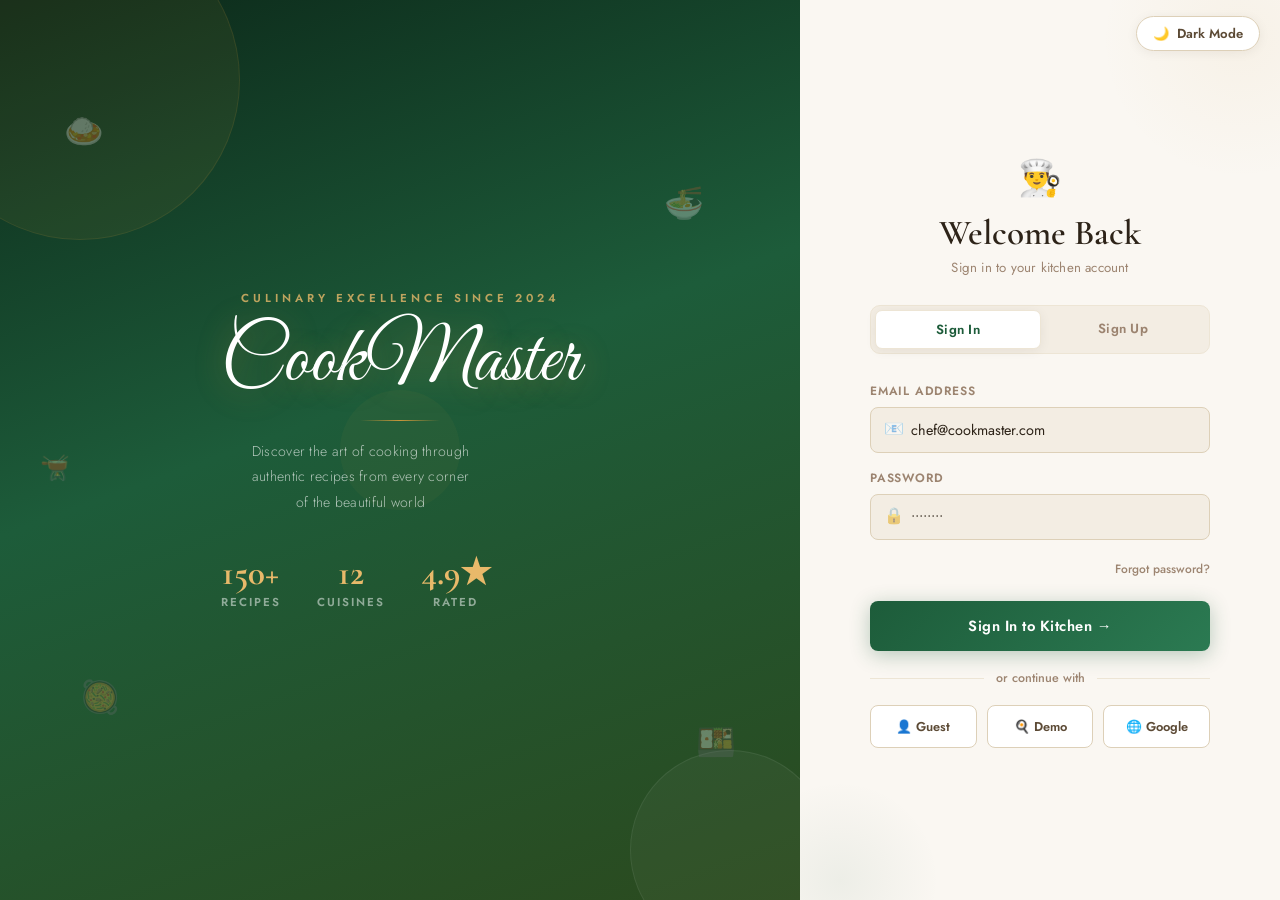
<file: index.html>
<!DOCTYPE html>
<html lang="en" data-theme="light">
<head>
<meta charset="UTF-8">
<meta name="viewport" content="width=device-width, initial-scale=1.0">
<title>CookMaster Pro — Culinary Excellence</title>
<link href="https://fonts.googleapis.com/css2?family=Cormorant+Garamond:ital,wght@0,400;0,600;0,700;1,400;1,600&family=Jost:wght@300;400;500;600;700&family=Great+Vibes&display=swap" rel="stylesheet">
<link rel="stylesheet" href="style.css">
</head>
<body>

<!-- ── DARK MODE TOGGLE ── -->
<button id="darkToggle" onclick="toggleDark()">
  <span id="dkIcon">🌙</span><span id="dkLabel">Dark Mode</span>
</button>

<!-- ── TOAST NOTIFICATION ── -->
<div id="toast"></div>

<!-- ── SEARCH OVERLAY ── -->
<div class="search-ov" id="searchOv" onclick="closeSearchClick(event)">
  <div class="search-box">
    <div class="search-hdr">
      <span id="searchCount">Results</span>
      <button onclick="closeSearch()" style="font-size:1.1rem;color:var(--ink-lt);">✕</button>
    </div>
    <div id="searchList"></div>
  </div>
</div>

<!-- ══════════════════════════════════════════
     LOGIN SCREEN
══════════════════════════════════════════ -->
<div id="loginScreen" class="screen active">

  <!-- Left decorative panel -->
  <div class="login-left">
    <div class="login-deco login-deco-1"></div>
    <div class="login-deco login-deco-2"></div>
    <div class="login-deco login-deco-3"></div>
    <span class="login-food-float" style="position:absolute;top:12%;left:8%;animation-delay:0s;">🍛</span>
    <span class="login-food-float" style="position:absolute;top:20%;right:12%;animation-delay:1.5s;">🍜</span>
    <span class="login-food-float" style="position:absolute;bottom:20%;left:10%;animation-delay:3s;">🥘</span>
    <span class="login-food-float" style="position:absolute;bottom:15%;right:8%;animation-delay:0.8s;">🍱</span>
    <span class="login-food-float" style="position:absolute;top:50%;left:5%;animation-delay:2s;font-size:1.5rem;">🫕</span>
    <div style="position:relative;z-index:2;text-align:center;">
      <div class="login-brand-tag">Culinary Excellence Since 2024</div>
      <div class="login-brand-logo">CookMaster</div>
      <div class="login-brand-divider"></div>
      <div class="login-brand-sub">Discover the art of cooking through<br>authentic recipes from every corner<br>of the beautiful world</div>
      <div class="login-brand-stats">
        <div class="login-stat"><div class="login-stat-n">150+</div><div class="login-stat-l">Recipes</div></div>
        <div class="login-stat"><div class="login-stat-n">12</div><div class="login-stat-l">Cuisines</div></div>
        <div class="login-stat"><div class="login-stat-n">4.9★</div><div class="login-stat-l">Rated</div></div>
      </div>
    </div>
  </div>

  <!-- Right login form panel -->
  <div class="login-right">
    <div style="width:100%;max-width:340px;position:relative;z-index:2;">
      <div style="text-align:center;margin-bottom:28px;">
        <div style="font-size:2.2rem;margin-bottom:8px;">👨‍🍳</div>
        <div class="login-form-title" id="loginFormTitle">Welcome Back</div>
        <div class="login-form-sub" id="loginFormSub">Sign in to your kitchen account</div>
      </div>

      <!-- Sign In / Sign Up Tabs -->
      <div class="login-tabs-row">
        <div class="login-tab-btn act" id="siBtn" onclick="switchLTab('si')">Sign In</div>
        <div class="login-tab-btn" id="suBtn" onclick="switchLTab('su')">Sign Up</div>
      </div>

      <!-- Sign In Form -->
      <div id="siForm">
        <div class="login-field">
          <label>Email Address</label>
          <div class="login-field-ico">📧</div>
          <input type="email" id="liEmail" placeholder="chef@cookmaster.com" value="chef@cookmaster.com">
        </div>
        <div class="login-field">
          <label>Password</label>
          <div class="login-field-ico">🔒</div>
          <input type="password" id="liPass" placeholder="Enter password" value="cook1234">
        </div>
        <div style="text-align:right;margin-bottom:14px;">
          <button style="font-size:.75rem;color:var(--ink-lt);font-weight:500;">Forgot password?</button>
        </div>
        <div class="login-err" id="liErr">⚠ Invalid credentials. Use demo: chef@cookmaster.com / cook1234</div>
        <button class="login-submit" onclick="doLogin()">Sign In to Kitchen →</button>
        <div class="login-or"><span>or continue with</span></div>
        <div class="login-socials">
          <button class="login-social-btn" onclick="guestLogin()">👤 Guest</button>
          <button class="login-social-btn" onclick="doLogin()">🍳 Demo</button>
          <button class="login-social-btn" onclick="doLogin()">🌐 Google</button>
        </div>
      </div>

      <!-- Sign Up Form -->
      <div id="suForm" style="display:none;">
        <div class="login-field">
          <label>Full Name</label>
          <div class="login-field-ico">👤</div>
          <input type="text" placeholder="Your full name">
        </div>
        <div class="login-field">
          <label>Email Address</label>
          <div class="login-field-ico">📧</div>
          <input type="email" placeholder="you@email.com">
        </div>
        <div class="login-field">
          <label>Password</label>
          <div class="login-field-ico">🔒</div>
          <input type="password" placeholder="Create a strong password">
        </div>
        <button class="login-submit" onclick="doLogin()">Create My Account →</button>
        <p style="text-align:center;font-size:.75rem;color:var(--ink-lt);margin-top:14px;font-weight:300;">By signing up you agree to our Terms of Service</p>
      </div>
    </div>
  </div>
</div>

<!-- ══════════════════════════════════════════
     MAIN APP SCREEN
══════════════════════════════════════════ -->
<div id="appScreen" class="screen">

  <!-- Fixed Header / Navigation -->
  <header class="hdr">
    <div class="hdr-logo">🍳 Cook<span>Master</span></div>
    <nav class="hdr-nav" id="mainNav">
      <button class="nav-t act" onclick="switchTab('home')">🏠 Home</button>
      <button class="nav-t" onclick="switchTab('cuisines')">🌍 Cuisines</button>
      <button class="nav-t" onclick="switchTab('vegnonveg')">🥗 Veg / Non-Veg</button>
      <button class="nav-t" onclick="switchTab('quick')">⚡ Quick Cook</button>
      <button class="nav-t" onclick="switchTab('tips')">💡 Chef Tips</button>
      <button class="nav-t" onclick="switchTab('planner')">📅 Daily Planner</button>
      <button class="nav-t" onclick="switchTab('grocery')">🛒 Grocery</button>
      <button class="nav-t" onclick="switchTab('reviews')">⭐ Reviews</button>
    </nav>
    <div class="hdr-right">
      <div class="hdr-search">
        <span style="font-size:.9rem;color:var(--ink-lt);">🔍</span>
        <input type="text" placeholder="Search recipes…" id="srchInput" oninput="liveSearch(this.value)">
      </div>
      <div class="hdr-avatar" id="uAvatar">C</div>
    </div>
  </header>

  <!-- ═══ HOME TAB ═══ -->
  <div class="tab-c act" id="tab-home">
    <div class="hero">
      <div class="hero-pattern"></div>
      <div class="hero-content">
        <div class="hero-eyebrow">Your Culinary Journey Awaits</div>
        <h1 class="hero-h1">Cook with <em>Passion</em>,<br>Eat with <em>Joy</em></h1>
        <p class="hero-p">Discover over 150 authentic recipes from 12 world cuisines. Step-by-step guidance, smart ingredient substitutes, and a daily meal planner — all in one beautiful kitchen companion.</p>
        <div class="hero-btns">
          <button class="btn-gold" onclick="switchTab('cuisines')">🌍 Explore Cuisines</button>
          <button class="btn-outline-white" onclick="switchTab('quick')">⚡ Quick Recipes</button>
          <button class="btn-outline-white" onclick="switchTab('planner')">📅 Plan My Meals</button>
        </div>
      </div>
      <div class="hero-stats-row">
        <div class="hero-stat-item"><span class="n">150+</span><span class="l">Recipes</span></div>
        <div class="hero-stat-item"><span class="n">12</span><span class="l">Cuisines</span></div>
        <div class="hero-stat-item"><span class="n">50+</span><span class="l">Chef Tips</span></div>
        <div class="hero-stat-item"><span class="n">4.9★</span><span class="l">Rating</span></div>
      </div>
      <div class="hero-float">
        <span>🍛</span><span>🍜</span><span>🥘</span>
      </div>
    </div>

    <div class="sec">
      <div class="sec-header">
        <div class="sec-eyebrow">Browse by origin</div>
        <div class="sec-title">World Cuisines</div>
        <div class="sec-sub">Authentic flavours from every corner of the globe</div>
      </div>
      <!-- Dynamically rendered by app.js -->
      <div class="cat-grid" id="catGrid"></div>
    </div>

    <div class="sec sec-alt">
      <div class="sec-header">
        <div class="sec-eyebrow">Most loved this week</div>
        <div class="sec-title">Trending Recipes</div>
      </div>
      <!-- Dynamically rendered by app.js -->
      <div class="dish-grid" id="trendGrid"></div>
    </div>

    <div class="sec">
      <div class="sec-header">
        <div class="sec-eyebrow">Ready in under 20 minutes</div>
        <div class="sec-title">Quick &amp; Delicious</div>
      </div>
      <!-- Dynamically rendered by app.js -->
      <div class="dish-grid" id="quickHomeGrid"></div>
    </div>

    <!-- Feature Highlights -->
    <div class="sec sec-alt">
      <div style="display:grid;grid-template-columns:repeat(auto-fill,minmax(240px,1fr));gap:20px;">
        <div class="feature-card">
          <div class="feature-icon" style="background:var(--emerald-lt);">🥗</div>
          <div class="feature-name">Veg &amp; Non-Veg</div>
          <div class="feature-desc">Clearly separated vegetarian, vegan, and non-vegetarian sections for every cuisine</div>
        </div>
        <div class="feature-card">
          <div class="feature-icon" style="background:var(--gold-pale);">🔬</div>
          <div class="feature-name">Substitute Checker</div>
          <div class="feature-desc">Not sure about an ingredient swap? Our checker tells you instantly</div>
        </div>
        <div class="feature-card">
          <div class="feature-icon" style="background:var(--crimson-lt);">📅</div>
          <div class="feature-name">Daily Food Planner</div>
          <div class="feature-desc">Plan breakfast, lunch, snacks and dinner for the whole week with nutrition tracking</div>
        </div>
        <div class="feature-card">
          <div class="feature-icon" style="background:var(--emerald-lt);">🛒</div>
          <div class="feature-name">Smart Grocery List</div>
          <div class="feature-desc">Auto-generate your shopping list from your meal plan, never forget an ingredient</div>
        </div>
      </div>
    </div>
  </div>

  <!-- ═══ CUISINES TAB ═══ -->
  <div class="tab-c" id="tab-cuisines">
    <div class="sec">
      <div class="sec-header">
        <div class="sec-eyebrow">All cuisines</div>
        <div class="sec-title">World Cuisines</div>
        <div class="sec-sub">Explore every cuisine — use the filters below to browse by type</div>
      </div>
      <!-- Dynamically rendered by app.js -->
      <div class="filter-pills" id="cuisineFilter"></div>
      <div id="cuisineSections"></div>
    </div>
  </div>

  <!-- ═══ VEG / NON-VEG TAB ═══ -->
  <div class="tab-c" id="tab-vegnonveg">
    <div class="sec">
      <div class="sec-header">
        <div class="sec-eyebrow">Dietary preferences</div>
        <div class="sec-title">Veg &amp; Non-Veg Recipes</div>
        <div class="sec-sub">All recipes clearly classified by dietary type</div>
      </div>
      <div class="diet-toggle" id="dietToggle">
        <button class="diet-btn act-all" onclick="setDiet('all',this)">🍽 All</button>
        <button class="diet-btn" onclick="setDiet('veg',this)">🟢 Vegetarian</button>
        <button class="diet-btn" onclick="setDiet('vegan',this)">🌱 Vegan</button>
        <button class="diet-btn" onclick="setDiet('nonveg',this)">🔴 Non-Veg</button>
      </div>
      <!-- Dynamically rendered by app.js -->
      <div id="vnvSections"></div>
    </div>
  </div>

  <!-- ═══ QUICK COOK TAB ═══ -->
  <div class="tab-c" id="tab-quick">
    <div class="sec">
      <div class="sec-header">
        <div class="sec-eyebrow">Speed cooking</div>
        <div class="sec-title">Quick Cook</div>
        <div class="sec-sub">Sorted by cooking time — delicious meals in minutes</div>
      </div>
      <!-- Dynamically rendered by app.js -->
      <div class="time-cards" id="timeCards"></div>
      <div class="sec-header" style="margin-top:8px;">
        <div class="sec-title" id="quickTitle" style="font-size:1.3rem;">All Recipes</div>
      </div>
      <div class="dish-grid" id="quickDishGrid"></div>
    </div>
  </div>

  <!-- ═══ CHEF TIPS TAB ═══ -->
  <div class="tab-c" id="tab-tips">
    <div class="sec">
      <div class="sec-header">
        <div class="sec-eyebrow">Professional secrets</div>
        <div class="sec-title">Chef Tips &amp; Tricks</div>
        <div class="sec-sub">Elevate your cooking with these kitchen-tested techniques</div>
      </div>
      <!-- Dynamically rendered by app.js -->
      <div class="tips-grid" id="tipsGrid"></div>
    </div>
  </div>

  <!-- ═══ DAILY PLANNER TAB ═══ -->
  <div class="tab-c" id="tab-planner">
    <div class="sec">
      <div class="sec-header">
        <div class="sec-eyebrow">Your daily routine</div>
        <div class="sec-title">Daily Food Planner</div>
        <div class="sec-sub">Plan your complete day of meals with nutrition tracking</div>
      </div>

      <!-- Weekly strip — dynamically rendered -->
      <div class="weekly-strip" id="weeklyStrip"></div>

      <div class="planner-wrap">
        <!-- Sidebar -->
        <div>
          <div class="planner-sidebar">
            <div class="planner-sidebar-hdr">
              <h3 id="plannerSideTitle">Week Overview</h3>
              <p>Click a day to plan meals</p>
            </div>
            <div class="planner-date-nav">
              <button class="planner-date-btn" onclick="prevWeek()">◀</button>
              <span id="weekLabel">This Week</span>
              <button class="planner-date-btn" onclick="nextWeek()">▶</button>
            </div>
            <!-- Dynamically rendered by app.js -->
            <div class="planner-day-list" id="plannerDayList"></div>
          </div>

          <!-- Nutrition Bar -->
          <div style="margin-top:16px;">
            <div class="planner-nut-bar">
              <h4>📊 Today's Nutrition</h4>
              <div class="planner-nut-grid">
                <div class="pn-item"><span class="pn-val" id="pnCal">0</span><span class="pn-lbl">Calories</span><div class="pn-bar-track"><div class="pn-bar-fill" id="pnCalBar" style="width:0%"></div></div></div>
                <div class="pn-item"><span class="pn-val" id="pnPro">0g</span><span class="pn-lbl">Protein</span><div class="pn-bar-track"><div class="pn-bar-fill" id="pnProBar" style="width:0%;background:#3dd6ca"></div></div></div>
                <div class="pn-item"><span class="pn-val" id="pnCarb">0g</span><span class="pn-lbl">Carbs</span><div class="pn-bar-track"><div class="pn-bar-fill" id="pnCarbBar" style="width:0%;background:#f5a623"></div></div></div>
                <div class="pn-item"><span class="pn-val" id="pnFat">0g</span><span class="pn-lbl">Fat</span><div class="pn-bar-track"><div class="pn-bar-fill" id="pnFatBar" style="width:0%;background:#e8607a"></div></div></div>
              </div>
            </div>
          </div>

          <!-- Generate Grocery Button -->
          <div style="margin-top:14px;background:var(--white);border-radius:var(--r-md);border:1px solid var(--border-lt);padding:18px;box-shadow:var(--shadow-sm);">
            <h4 style="font-family:'Cormorant Garamond',serif;font-size:1rem;font-weight:600;color:var(--ink);margin-bottom:12px;">🛒 Generate Grocery List</h4>
            <p style="font-size:.78rem;color:var(--ink-lt);margin-bottom:12px;font-weight:300;">Based on all meals in your planner</p>
            <button onclick="generateGrocery()" style="width:100%;padding:10px;background:var(--emerald);color:#fff;border-radius:var(--r-sm);font-weight:600;font-size:.82rem;cursor:pointer;">Generate List →</button>
          </div>
        </div>

        <!-- Meal Slots — dynamically rendered by app.js -->
        <div class="planner-main" id="plannerMain"></div>
      </div>
    </div>
  </div>

  <!-- ═══ GROCERY TAB ═══ -->
  <div class="tab-c" id="tab-grocery">
    <div class="sec">
      <div class="sec-header">
        <div class="sec-eyebrow">Shopping made easy</div>
        <div class="sec-title">Grocery List</div>
      </div>
      <div class="grocery-layout">
        <!-- Add Items Panel -->
        <div class="grocery-panel">
          <div class="grocery-panel-hdr"><h3>➕ Add Items</h3></div>
          <div class="grocery-panel-body">
            <div class="grocery-field">
              <input class="grocery-in" id="grIn" placeholder="e.g. Fresh tomatoes, Basmati rice…" onkeydown="if(event.key==='Enter')addGrocery()">
              <button class="grocery-add" onclick="addGrocery()">Add</button>
            </div>
            <p style="font-size:.72rem;font-weight:600;letter-spacing:.8px;text-transform:uppercase;color:var(--ink-lt);margin-bottom:8px;">Quick Add</p>
            <div class="quick-adds">
              <button class="qa-btn" onclick="qAdd('🧅 Onions')">🧅 Onions</button>
              <button class="qa-btn" onclick="qAdd('🍅 Tomatoes')">🍅 Tomatoes</button>
              <button class="qa-btn" onclick="qAdd('🧄 Garlic')">🧄 Garlic</button>
              <button class="qa-btn" onclick="qAdd('🌿 Ginger')">🌿 Ginger</button>
              <button class="qa-btn" onclick="qAdd('🫚 Cooking Oil')">🫚 Oil</button>
              <button class="qa-btn" onclick="qAdd('🌶️ Green Chillies')">🌶️ Chillies</button>
              <button class="qa-btn" onclick="qAdd('🧂 Salt')">🧂 Salt</button>
              <button class="qa-btn" onclick="qAdd('🥛 Milk')">🥛 Milk</button>
              <button class="qa-btn" onclick="qAdd('🍚 Rice')">🍚 Rice</button>
              <button class="qa-btn" onclick="qAdd('🧀 Paneer')">🧀 Paneer</button>
            </div>
            <button onclick="clearGrocery()" style="margin-top:14px;font-size:.75rem;color:var(--ink-lt);font-weight:600;cursor:pointer;">🗑 Clear all items</button>
          </div>
        </div>

        <!-- Shopping List Panel -->
        <div class="grocery-panel">
          <div class="grocery-panel-hdr" style="display:flex;justify-content:space-between;align-items:center;">
            <h3>📋 Your Shopping List</h3>
            <span id="grCount" style="background:var(--emerald);color:#fff;padding:3px 10px;border-radius:50px;font-size:.72rem;font-weight:700;">0 items</span>
          </div>
          <div class="grocery-panel-body">
            <!-- Dynamically rendered by app.js -->
            <div id="grItems"></div>
          </div>
        </div>
      </div>
    </div>
  </div>

  <!-- ═══ REVIEWS TAB ═══ -->
  <div class="tab-c" id="tab-reviews">
    <div class="sec">
      <div class="sec-header">
        <div class="sec-eyebrow">Community voices</div>
        <div class="sec-title">Reviews &amp; Ratings</div>
      </div>
      <div class="review-layout">
        <!-- Review Form -->
        <div class="review-form-card">
          <div class="review-form-hdr">
            <h3>✍️ Write a Review</h3>
            <p>Share your cooking experience with the community</p>
          </div>
          <div class="review-form-body">
            <div class="r-field">
              <label>Your Name</label>
              <input class="r-input" id="rvName" placeholder="Chef's name">
            </div>
            <div class="r-field">
              <label>Select Dish</label>
              <!-- Dynamically populated by app.js -->
              <select class="r-select" id="rvDish"></select>
            </div>
            <div class="r-field">
              <div class="star-row">
                <label>Rating</label>
                <div class="star-pick" id="starPick">
                  <span onclick="setRvStar(1)">⭐</span>
                  <span onclick="setRvStar(2)">⭐</span>
                  <span onclick="setRvStar(3)">⭐</span>
                  <span onclick="setRvStar(4)">⭐</span>
                  <span onclick="setRvStar(5)">⭐</span>
                </div>
                <span id="rvStarLbl" style="font-size:.78rem;color:var(--ink-lt);font-weight:500;">Not rated</span>
              </div>
            </div>
            <div class="r-field">
              <label>Your Review</label>
              <textarea class="r-textarea" id="rvText" placeholder="Tell us about your experience, any tips or tweaks you made…"></textarea>
            </div>
            <button class="r-submit" onclick="submitReview()">Submit Review →</button>
          </div>
        </div>

        <!-- Review List — dynamically rendered by app.js -->
        <div class="review-list-panel" id="reviewList"></div>
      </div>
    </div>
  </div>

</div><!-- end #appScreen -->

<!-- ══════════════════════════════════════════
     DISH MODAL
══════════════════════════════════════════ -->
<div class="modal-ov" id="dishModal" onclick="closeMOv(event)">
  <div class="modal-box" id="dishModalBox"></div>
</div>

<!-- ── External JS (defer so DOM is ready) ── -->
<script src="script.js" defer></script>

</body>
</html>
</file>
<file: style.css>
/* ══════════════════════════════════════════
   style.css — CookMaster Pro
   All visual styles for the application
══════════════════════════════════════════ */

/* ── ROOT VARIABLES ── */
:root {
  --ivory:       #FAF7F2;
  --ivory2:      #F3EDE3;
  --ivory3:      #EAE0D0;
  --gold:        #C9963A;
  --gold-light:  #E8B96A;
  --gold-pale:   #F5E6C8;
  --emerald:     #1D5C3A;
  --emerald-mid: #2B7A52;
  --emerald-lt:  #E8F4EE;
  --crimson:     #A8262A;
  --crimson-lt:  #FAEAEA;
  --charcoal:    #1A1410;
  --ink:         #2D2318;
  --ink-mid:     #5C4A35;
  --ink-lt:      #9C8470;
  --white:       #FFFFFF;
  --border:      #DDD0B8;
  --border-lt:   #EDE5D5;

  --shadow-sm:   0 2px 12px rgba(26,20,16,0.06);
  --shadow-md:   0 6px 28px rgba(26,20,16,0.10);
  --shadow-lg:   0 16px 56px rgba(26,20,16,0.14);
  --shadow-gold: 0 8px 32px rgba(201,150,58,0.22);

  --r-sm:  8px;
  --r-md:  14px;
  --r-lg:  22px;
  --r-xl:  32px;
  --hh:    72px;

  --ease: 0.30s cubic-bezier(.4,0,.2,1);
}

/* ── DARK THEME OVERRIDES ── */
[data-theme="dark"] {
  --ivory:       #130F0A;
  --ivory2:      #1C1510;
  --ivory3:      #2E2218;
  --gold:        #D4A84B;
  --gold-light:  #E8C070;
  --gold-pale:   #2D2218;
  --emerald:     #3D9E6A;
  --emerald-mid: #50B880;
  --emerald-lt:  #0E2018;
  --crimson:     #D04040;
  --crimson-lt:  #200F0F;
  --charcoal:    #F0E8DC;
  --ink:         #E8DCCB;
  --ink-mid:     #B8A890;
  --ink-lt:      #7A6A58;
  --white:       #201810;
  --border:      #3A2E20;
  --border-lt:   #2E2418;
  --shadow-sm:   0 2px 12px rgba(0,0,0,0.3);
  --shadow-md:   0 6px 28px rgba(0,0,0,0.4);
  --shadow-lg:   0 16px 56px rgba(0,0,0,0.5);
}

/* ── RESET ── */
*, *::before, *::after { box-sizing: border-box; margin: 0; padding: 0; }
html { scroll-behavior: smooth; }
body {
  font-family: 'Jost', sans-serif;
  background: var(--ivory);
  color: var(--ink);
  min-height: 100vh;
  overflow-x: hidden;
  transition: background var(--ease), color var(--ease);
}
button { cursor: pointer; border: none; background: none; font-family: inherit; }
input, textarea, select { font-family: inherit; }
a { text-decoration: none; color: inherit; }
::-webkit-scrollbar { width: 6px; }
::-webkit-scrollbar-track { background: var(--ivory2); }
::-webkit-scrollbar-thumb { background: var(--gold); border-radius: 3px; }

/* ── SCREEN SYSTEM ── */
.screen { display: none; min-height: 100vh; }
.screen.active { display: block; }

/* ── TOAST ── */
#toast {
  position: fixed; bottom: 32px; left: 50%;
  transform: translateX(-50%) translateY(20px);
  z-index: 99999; background: var(--ink); color: var(--ivory);
  padding: 13px 28px; border-radius: 50px;
  font-weight: 600; font-size: .88rem; letter-spacing: .3px;
  box-shadow: var(--shadow-lg); opacity: 0; pointer-events: none;
  transition: all .35s cubic-bezier(.4,0,.2,1);
  white-space: nowrap; border: 1px solid var(--gold);
}
#toast.show { opacity: 1; transform: translateX(-50%) translateY(0); }

/* ── DARK TOGGLE ── */
#darkToggle {
  position: fixed; top: 16px; right: 20px; z-index: 10000;
  background: var(--white); border: 1.5px solid var(--border);
  border-radius: 50px; padding: 7px 16px;
  display: flex; align-items: center; gap: 8px;
  font-weight: 600; font-size: .82rem; color: var(--ink-mid);
  box-shadow: var(--shadow-sm); transition: all var(--ease);
}
#darkToggle:hover {
  border-color: var(--gold); color: var(--gold);
  transform: translateY(-1px); box-shadow: var(--shadow-gold);
}

/* ══════════════════════════════════════════
   LOGIN SCREEN
══════════════════════════════════════════ */
#loginScreen {
  min-height: 100vh; display: none; position: relative; overflow: hidden;
}
#loginScreen.active { display: flex; }

.login-left {
  flex: 1;
  background: linear-gradient(160deg, #0C2819 0%, #1D5C3A 45%, #2B4A1E 100%);
  display: flex; flex-direction: column; align-items: center; justify-content: center;
  padding: 60px 50px; position: relative; overflow: hidden; min-width: 0;
}
.login-right {
  width: 480px; flex-shrink: 0; background: var(--ivory);
  display: flex; flex-direction: column; align-items: center; justify-content: center;
  padding: 60px 50px; position: relative; overflow: hidden;
}

.login-deco { position: absolute; border-radius: 50%; pointer-events: none; }
.login-deco-1 { width: 320px; height: 320px; top: -80px; left: -80px; background: rgba(201,150,58,.08); border: 1px solid rgba(201,150,58,.12); }
.login-deco-2 { width: 200px; height: 200px; bottom: -50px; right: -30px; background: rgba(255,255,255,.04); border: 1px solid rgba(255,255,255,.07); }
.login-deco-3 { width: 120px; height: 120px; top: 50%; left: 50%; transform: translate(-50%,-50%); background: rgba(201,150,58,.05); }

.login-food-float { position: absolute; font-size: 2rem; opacity: .3; animation: lFloat 7s ease-in-out infinite; }
@keyframes lFloat { 0%,100% { transform: translateY(0) rotate(-5deg); } 50% { transform: translateY(-28px) rotate(5deg); } }

.login-brand-tag {
  font-family: 'Jost', sans-serif; font-size: .72rem; font-weight: 600;
  letter-spacing: 4px; text-transform: uppercase; color: var(--gold-light);
  margin-bottom: 16px; opacity: .8;
}
.login-brand-logo {
  font-family: 'Great Vibes', cursive; font-size: 5rem; color: #fff;
  text-shadow: 0 4px 30px rgba(201,150,58,.4); line-height: 1; margin-bottom: 12px;
}
.login-brand-divider {
  width: 80px; height: 1px;
  background: linear-gradient(90deg, transparent, var(--gold), transparent);
  margin: 18px auto;
}
.login-brand-sub {
  color: rgba(255,255,255,.65); font-size: .88rem; font-weight: 300;
  line-height: 1.8; text-align: center; max-width: 280px; letter-spacing: .3px;
}
.login-brand-stats { display: flex; gap: 36px; margin-top: 40px; }
.login-stat { text-align: center; }
.login-stat-n { font-family: 'Cormorant Garamond', serif; font-size: 2.2rem; font-weight: 700; color: var(--gold-light); line-height: 1; }
.login-stat-l { font-size: .72rem; font-weight: 600; letter-spacing: 2px; text-transform: uppercase; color: rgba(255,255,255,.5); margin-top: 4px; }

.login-right::before {
  content: ''; position: absolute; top: -100px; right: -100px;
  width: 280px; height: 280px; border-radius: 50%;
  background: radial-gradient(circle, rgba(201,150,58,.06), transparent 70%);
}
.login-right::after {
  content: ''; position: absolute; bottom: -80px; left: -60px;
  width: 200px; height: 200px; border-radius: 50%;
  background: radial-gradient(circle, rgba(29,92,58,.06), transparent 70%);
}

.login-form-title { font-family: 'Cormorant Garamond', serif; font-size: 2.2rem; font-weight: 600; color: var(--ink); margin-bottom: 4px; text-align: center; }
.login-form-sub { font-size: .83rem; color: var(--ink-lt); font-weight: 400; text-align: center; margin-bottom: 28px; letter-spacing: .2px; }

.login-tabs-row { display: flex; background: var(--ivory2); border-radius: 10px; padding: 4px; margin-bottom: 28px; border: 1.5px solid var(--border-lt); }
.login-tab-btn { flex: 1; padding: 9px; border-radius: 7px; font-weight: 600; font-size: .83rem; color: var(--ink-lt); transition: all var(--ease); text-align: center; letter-spacing: .3px; cursor: pointer; }
.login-tab-btn.act { background: var(--white); color: var(--emerald); box-shadow: var(--shadow-sm); border: 1px solid var(--border-lt); }

.login-field { margin-bottom: 16px; position: relative; }
.login-field label { display: block; font-size: .75rem; font-weight: 600; letter-spacing: .8px; text-transform: uppercase; color: var(--ink-lt); margin-bottom: 7px; }
.login-field-ico { position: absolute; left: 14px; bottom: 13px; font-size: 1rem; pointer-events: none; opacity: .5; }
.login-field input {
  width: 100%; padding: 12px 14px 12px 40px;
  border-radius: var(--r-sm); border: 1.5px solid var(--border);
  background: var(--ivory2); color: var(--ink); font-size: .9rem; font-weight: 400;
  outline: none; transition: all var(--ease);
}
.login-field input:focus { border-color: var(--gold); background: var(--white); box-shadow: 0 0 0 3px rgba(201,150,58,.10); }
.login-field input::placeholder { color: var(--ink-lt); font-weight: 300; }

.login-submit {
  width: 100%; padding: 14px;
  background: linear-gradient(135deg, var(--emerald), var(--emerald-mid));
  color: #fff; border-radius: var(--r-sm);
  font-weight: 600; font-size: .92rem; letter-spacing: .5px;
  box-shadow: 0 4px 20px rgba(29,92,58,.3);
  transition: all var(--ease); margin-top: 8px; position: relative; overflow: hidden;
}
.login-submit::after { content: ''; position: absolute; inset: 0; background: linear-gradient(135deg, rgba(255,255,255,.1), transparent); opacity: 0; transition: opacity var(--ease); }
.login-submit:hover { transform: translateY(-2px); box-shadow: 0 8px 28px rgba(29,92,58,.4); }
.login-submit:hover::after { opacity: 1; }

.login-or { display: flex; align-items: center; gap: 12px; margin: 18px 0; }
.login-or span { color: var(--ink-lt); font-size: .78rem; font-weight: 500; white-space: nowrap; }
.login-or::before, .login-or::after { content: ''; flex: 1; height: 1px; background: var(--border-lt); }

.login-socials { display: flex; gap: 10px; }
.login-social-btn {
  flex: 1; padding: 11px 8px; border-radius: var(--r-sm);
  border: 1.5px solid var(--border); background: var(--white);
  font-weight: 600; font-size: .8rem; color: var(--ink-mid);
  display: flex; align-items: center; justify-content: center; gap: 6px;
  transition: all var(--ease);
}
.login-social-btn:hover { border-color: var(--gold); color: var(--gold); background: var(--gold-pale); }

.login-err {
  background: var(--crimson-lt); border: 1.5px solid rgba(168,38,42,.2);
  color: var(--crimson); border-radius: var(--r-sm); padding: 10px 14px;
  font-size: .82rem; font-weight: 600; display: none; margin-top: 8px;
}
.login-err.show { display: block; }

/* ══════════════════════════════════════════
   MAIN APP / HEADER
══════════════════════════════════════════ */
#appScreen { padding-top: var(--hh); }

.hdr {
  position: fixed; top: 0; left: 0; right: 0; height: var(--hh);
  background: var(--white); border-bottom: 1px solid var(--border-lt);
  display: flex; align-items: center; padding: 0 28px; gap: 18px;
  z-index: 1000; box-shadow: var(--shadow-sm);
  transition: background var(--ease);
}
.hdr-logo { font-family: 'Great Vibes', cursive; font-size: 2rem; color: var(--emerald); white-space: nowrap; flex-shrink: 0; text-shadow: 0 2px 8px rgba(29,92,58,.15); }
.hdr-logo span { color: var(--gold); }
.hdr-nav { display: flex; gap: 2px; flex: 1; justify-content: center; flex-wrap: wrap; }
.nav-t {
  padding: 8px 14px; border-radius: var(--r-sm);
  font-weight: 500; font-size: .82rem; color: var(--ink-mid);
  transition: all var(--ease); white-space: nowrap; letter-spacing: .2px;
  display: flex; align-items: center; gap: 5px;
}
.nav-t:hover { background: var(--ivory2); color: var(--ink); }
.nav-t.act { background: var(--emerald); color: #fff; }
.hdr-right { display: flex; align-items: center; gap: 10px; flex-shrink: 0; }
.hdr-search {
  display: flex; align-items: center; gap: 8px;
  background: var(--ivory2); border: 1.5px solid var(--border-lt);
  border-radius: 50px; padding: 7px 16px; transition: all var(--ease);
}
.hdr-search:focus-within { border-color: var(--gold); background: var(--white); }
.hdr-search input { border: none; background: none; color: var(--ink); font-size: .83rem; width: 150px; outline: none; font-weight: 400; }
.hdr-search input::placeholder { color: var(--ink-lt); }
.hdr-avatar {
  width: 36px; height: 36px; border-radius: 50%;
  background: linear-gradient(135deg, var(--emerald), var(--gold));
  display: flex; align-items: center; justify-content: center;
  font-weight: 700; color: #fff; font-size: .85rem;
  border: 2px solid var(--gold-pale); flex-shrink: 0;
}

/* ── TAB SYSTEM ── */
.tab-c { display: none; }
.tab-c.act { display: block; }

/* ── VEG/NON-VEG BADGE ── */
.veg-badge {
  display: inline-flex; align-items: center; gap: 4px;
  padding: 3px 9px; border-radius: 4px; font-size: .72rem; font-weight: 700;
  letter-spacing: .5px; text-transform: uppercase; border: 1.5px solid;
}
.veg-badge.veg   { background: var(--emerald-lt); color: var(--emerald); border-color: var(--emerald); }
.veg-badge.nonveg { background: var(--crimson-lt); color: var(--crimson); border-color: var(--crimson); }
.veg-badge.vegan { background: #E8F5E8; color: #1A7A1A; border-color: #1A7A1A; }

/* ══════════════════════════════════════════
   HOME HERO
══════════════════════════════════════════ */
.hero {
  position: relative; overflow: hidden;
  background: linear-gradient(135deg, #0C2819 0%, #1D5C3A 50%, #2B4A1E 100%);
  padding: 80px 48px 100px;
}
.hero-pattern {
  position: absolute; inset: 0;
  background-image:
    radial-gradient(circle at 20% 50%, rgba(201,150,58,.08) 0%, transparent 50%),
    radial-gradient(circle at 80% 20%, rgba(255,255,255,.04) 0%, transparent 40%),
    radial-gradient(circle at 60% 80%, rgba(201,150,58,.05) 0%, transparent 40%);
}
.hero-content { position: relative; z-index: 2; max-width: 680px; }
.hero-eyebrow {
  font-size: .72rem; font-weight: 600; letter-spacing: 4px; text-transform: uppercase;
  color: var(--gold-light); margin-bottom: 18px; display: flex; align-items: center; gap: 10px;
}
.hero-eyebrow::before { content: ''; width: 28px; height: 1px; background: var(--gold-light); }
.hero-h1 { font-family: 'Cormorant Garamond', serif; font-size: clamp(2.4rem,5vw,4rem); font-weight: 600; color: #fff; line-height: 1.15; margin-bottom: 20px; }
.hero-h1 em { color: var(--gold-light); font-style: italic; }
.hero-p { color: rgba(255,255,255,.7); font-size: .95rem; line-height: 1.85; max-width: 520px; margin-bottom: 36px; font-weight: 300; }
.hero-btns { display: flex; gap: 14px; flex-wrap: wrap; }

.btn-gold {
  padding: 13px 30px; border-radius: var(--r-sm);
  background: linear-gradient(135deg, var(--gold), var(--gold-light));
  color: var(--ink); font-weight: 700; font-size: .85rem; letter-spacing: .3px;
  box-shadow: var(--shadow-gold); transition: all var(--ease); cursor: pointer;
}
.btn-gold:hover { transform: translateY(-2px); box-shadow: 0 12px 36px rgba(201,150,58,.4); }
.btn-outline-white {
  padding: 13px 30px; border-radius: var(--r-sm);
  border: 1.5px solid rgba(255,255,255,.3); color: #fff; font-weight: 500; font-size: .85rem;
  transition: all var(--ease); background: rgba(255,255,255,.08); cursor: pointer;
}
.btn-outline-white:hover { background: rgba(255,255,255,.15); border-color: rgba(255,255,255,.6); }

.hero-stats-row {
  display: flex; gap: 48px; margin-top: 56px; padding-top: 40px;
  border-top: 1px solid rgba(255,255,255,.1); flex-wrap: wrap; position: relative; z-index: 2;
}
.hero-stat-item .n { font-family: 'Cormorant Garamond', serif; font-size: 2.4rem; font-weight: 700; color: var(--gold-light); display: block; line-height: 1; }
.hero-stat-item .l { font-size: .72rem; font-weight: 600; letter-spacing: 2px; text-transform: uppercase; color: rgba(255,255,255,.45); margin-top: 5px; }
.hero-float { position: absolute; right: 60px; top: 50%; transform: translateY(-50%); z-index: 2; display: flex; flex-direction: column; gap: 16px; opacity: .18; }
.hero-float span { font-size: 3.5rem; animation: heroFloat 5s ease-in-out infinite; }
.hero-float span:nth-child(2) { animation-delay: 1s; }
.hero-float span:nth-child(3) { animation-delay: 2s; }
@keyframes heroFloat { 0%,100% { transform: translateY(0); } 50% { transform: translateY(-20px); } }

/* ── SECTION HEADERS ── */
.sec { padding: 56px 40px; }
.sec-alt { background: var(--ivory2); }
.sec-header { margin-bottom: 32px; }
.sec-eyebrow { font-size: .7rem; font-weight: 600; letter-spacing: 3px; text-transform: uppercase; color: var(--gold); margin-bottom: 8px; display: flex; align-items: center; gap: 8px; }
.sec-eyebrow::before { content: ''; width: 20px; height: 1px; background: var(--gold); }
.sec-title { font-family: 'Cormorant Garamond', serif; font-size: 2rem; font-weight: 600; color: var(--ink); line-height: 1.2; }
.sec-sub { color: var(--ink-lt); font-size: .87rem; margin-top: 6px; font-weight: 300; }

/* ── FEATURE CARDS (Home) ── */
.feature-card {
  background: var(--white); border-radius: var(--r-md); padding: 28px;
  border: 1px solid var(--border-lt); box-shadow: var(--shadow-sm); text-align: center;
}
.feature-icon {
  width: 52px; height: 52px; border-radius: 50%;
  display: flex; align-items: center; justify-content: center;
  font-size: 1.5rem; margin: 0 auto 14px;
}
.feature-name { font-family: 'Cormorant Garamond', serif; font-size: 1.1rem; font-weight: 600; color: var(--ink); margin-bottom: 8px; }
.feature-desc { font-size: .82rem; color: var(--ink-lt); line-height: 1.7; font-weight: 300; }

/* ── DIET TOGGLE ── */
.diet-toggle {
  display: inline-flex; background: var(--white); border: 1.5px solid var(--border);
  border-radius: var(--r-sm); padding: 4px; margin-bottom: 28px; box-shadow: var(--shadow-sm);
}
.diet-btn {
  padding: 9px 22px; border-radius: calc(var(--r-sm) - 2px);
  font-weight: 600; font-size: .82rem; letter-spacing: .3px;
  transition: all var(--ease); color: var(--ink-mid);
}
.diet-btn.act-veg    { background: var(--emerald); color: #fff; }
.diet-btn.act-nonveg { background: var(--crimson); color: #fff; }
.diet-btn.act-all    { background: var(--gold); color: var(--ink); }

/* ── FILTER PILLS ── */
.filter-pills { display: flex; gap: 8px; flex-wrap: wrap; margin-bottom: 28px; }
.pill {
  padding: 7px 18px; border-radius: 50px; border: 1.5px solid var(--border);
  font-weight: 500; font-size: .8rem; color: var(--ink-mid); background: var(--white);
  transition: all var(--ease); cursor: pointer;
}
.pill:hover { border-color: var(--gold); color: var(--gold); }
.pill.act { background: var(--ink); color: #fff; border-color: var(--ink); }

/* ══════════════════════════════════════════
   DISH CARDS
══════════════════════════════════════════ */
.dish-grid { display: grid; grid-template-columns: repeat(auto-fill, minmax(260px,1fr)); gap: 24px; }
.dcard {
  background: var(--white); border-radius: var(--r-md); border: 1px solid var(--border-lt);
  overflow: hidden; cursor: pointer; transition: all var(--ease); box-shadow: var(--shadow-sm);
}
.dcard:hover { transform: translateY(-5px); box-shadow: var(--shadow-lg); border-color: var(--gold); }
.dcard-top {
  height: 180px; display: flex; align-items: center; justify-content: center;
  font-size: 5.5rem; position: relative; overflow: hidden;
}
.dcard-top-bg { position: absolute; inset: 0; background: linear-gradient(135deg, var(--c1,#1D5C3A), var(--c2,#C9963A)); opacity: .12; }
.dcard-top-border { position: absolute; bottom: 0; left: 0; right: 0; height: 2px; background: linear-gradient(90deg, transparent, var(--c1,var(--gold)), transparent); }
.dcard-body { padding: 18px 20px; }
.dcard-meta-row { display: flex; align-items: center; justify-content: space-between; margin-bottom: 10px; }
.dcard-name { font-family: 'Cormorant Garamond', serif; font-size: 1.2rem; font-weight: 600; color: var(--ink); margin-bottom: 8px; line-height: 1.2; }
.dcard-chips { display: flex; gap: 6px; flex-wrap: wrap; margin-bottom: 10px; }
.chip {
  padding: 3px 9px; border-radius: 4px; font-size: .7rem; font-weight: 600; letter-spacing: .3px;
  background: var(--ivory2); color: var(--ink-mid); border: 1px solid var(--border-lt);
}
.chip.gold { background: var(--gold-pale); color: var(--gold); border-color: rgba(201,150,58,.25); }
.dcard-desc { font-size: .82rem; color: var(--ink-lt); line-height: 1.65; display: -webkit-box; -webkit-line-clamp: 2; -webkit-box-orient: vertical; overflow: hidden; font-weight: 300; }
.dcard-footer {
  padding: 12px 20px; border-top: 1px solid var(--border-lt);
  display: flex; align-items: center; justify-content: space-between;
}
.fav-btn { font-size: 1.1rem; transition: transform .2s; }
.fav-btn:hover { transform: scale(1.4); }
.view-btn {
  background: var(--emerald); color: #fff;
  padding: 7px 16px; border-radius: var(--r-sm); font-weight: 600; font-size: .78rem;
  letter-spacing: .3px; transition: all var(--ease);
}
.view-btn:hover { background: var(--emerald-mid); }

/* ── CATEGORY CARDS ── */
.cat-grid { display: grid; grid-template-columns: repeat(auto-fill, minmax(160px,1fr)); gap: 16px; }
.ccard {
  background: var(--white); border-radius: var(--r-md); border: 1px solid var(--border-lt);
  padding: 26px 16px; text-align: center; cursor: pointer;
  transition: all var(--ease); box-shadow: var(--shadow-sm); position: relative; overflow: hidden;
}
.ccard::before { content: ''; position: absolute; inset: 0; background: var(--ccolor, var(--emerald)); opacity: 0; transition: opacity var(--ease); }
.ccard:hover { transform: translateY(-4px); box-shadow: var(--shadow-md); border-color: var(--ccolor, var(--emerald)); }
.ccard:hover::before { opacity: .04; }
.ccard-emoji { font-size: 2.5rem; display: block; margin-bottom: 10px; }
.ccard-name { font-weight: 600; font-size: .88rem; color: var(--ink); display: block; margin-bottom: 3px; }
.ccard-count { font-size: .74rem; color: var(--ink-lt); }

/* ── CUISINE BLOCK ── */
.cuisine-blk { margin-bottom: 56px; }
.cuisine-blk-hdr {
  display: flex; align-items: center; gap: 16px; margin-bottom: 22px;
  padding-bottom: 16px; border-bottom: 1px solid var(--border-lt);
}
.cuisine-flag { font-size: 1.8rem; }
.cuisine-name { font-family: 'Cormorant Garamond', serif; font-size: 1.5rem; font-weight: 600; color: var(--ink); }
.cuisine-sub-desc { font-size: .8rem; color: var(--ink-lt); font-weight: 300; }

/* ── DIET SECTION DIVIDERS ── */
.diet-section { margin-bottom: 40px; }
.diet-section-hdr {
  display: flex; align-items: center; gap: 12px; margin-bottom: 20px;
  padding: 12px 18px; border-radius: var(--r-sm);
}
.diet-section-hdr.veg-hdr    { background: var(--emerald-lt); border: 1.5px solid rgba(29,92,58,.15); }
.diet-section-hdr.nonveg-hdr { background: var(--crimson-lt); border: 1.5px solid rgba(168,38,42,.15); }
.diet-section-hdr.vegan-hdr  { background: #E8F5E8; border: 1.5px solid rgba(26,122,26,.15); }
.diet-dot { width: 12px; height: 12px; border-radius: 50%; border: 2px solid; }
.diet-dot.veg    { background: var(--emerald); border-color: var(--emerald); }
.diet-dot.nonveg { background: var(--crimson); border-color: var(--crimson); }
.diet-dot.vegan  { background: #1A7A1A; border-color: #1A7A1A; }
.diet-section-title { font-weight: 700; font-size: .85rem; letter-spacing: .5px; }
.diet-section-title.veg    { color: var(--emerald); }
.diet-section-title.nonveg { color: var(--crimson); }
.diet-section-title.vegan  { color: #1A7A1A; }
.diet-section-count { font-size: .75rem; color: var(--ink-lt); font-weight: 400; margin-left: auto; }

/* ══════════════════════════════════════════
   DISH MODAL
══════════════════════════════════════════ */
.modal-ov {
  position: fixed; inset: 0; background: rgba(10,8,6,.7);
  backdrop-filter: blur(10px); z-index: 5000;
  display: flex; align-items: center; justify-content: center; padding: 20px;
  opacity: 0; pointer-events: none; transition: opacity .3s;
}
.modal-ov.act { opacity: 1; pointer-events: auto; }
.modal-box {
  background: var(--white); border-radius: var(--r-xl);
  width: 820px; max-width: 96vw; max-height: 90vh; overflow-y: auto;
  position: relative; box-shadow: 0 40px 100px rgba(0,0,0,.35);
  border: 1px solid var(--border-lt);
  transform: scale(.93) translateY(24px); transition: transform .35s cubic-bezier(.4,0,.2,1);
}
.modal-ov.act .modal-box { transform: scale(1) translateY(0); }
.modal-close {
  position: absolute; top: 18px; right: 18px; z-index: 10;
  width: 36px; height: 36px; border-radius: 50%;
  background: var(--ivory2); color: var(--ink-mid);
  font-size: 1rem; display: flex; align-items: center; justify-content: center;
  border: 1px solid var(--border); transition: all var(--ease); font-weight: 700;
}
.modal-close:hover { background: var(--crimson); color: #fff; border-color: var(--crimson); transform: rotate(90deg); }
.modal-hero {
  height: 240px; display: flex; align-items: center; justify-content: center;
  font-size: 8rem; position: relative; overflow: hidden;
  border-radius: var(--r-xl) var(--r-xl) 0 0;
}
.modal-hero-bg { position: absolute; inset: 0; background: linear-gradient(135deg, var(--c1,#1D5C3A), var(--c2,#C9963A)); }
.modal-hero-emoji { position: relative; z-index: 2; filter: drop-shadow(0 8px 20px rgba(0,0,0,.2)); }
.modal-hero-overlay { position: absolute; inset: 0; background: linear-gradient(to bottom, transparent 40%, rgba(0,0,0,.25)); z-index: 1; }
.modal-body { padding: 32px 36px 36px; }
.modal-title-row { display: flex; align-items: flex-start; gap: 14px; margin-bottom: 10px; }
.modal-title { font-family: 'Cormorant Garamond', serif; font-size: 2.2rem; font-weight: 600; color: var(--ink); flex: 1; line-height: 1.15; }
.modal-tags { display: flex; gap: 8px; flex-wrap: wrap; margin-bottom: 20px; }
.mtag { padding: 5px 12px; border-radius: 4px; font-size: .72rem; font-weight: 600; letter-spacing: .4px; background: var(--ivory2); color: var(--ink-mid); border: 1px solid var(--border-lt); }
.mtag.gold { background: var(--gold-pale); color: var(--gold); border-color: rgba(201,150,58,.3); }
.modal-desc { font-size: .9rem; color: var(--ink-mid); line-height: 1.8; margin-bottom: 28px; font-weight: 300; font-style: italic; border-left: 3px solid var(--gold); padding-left: 16px; }

.m-sec { margin-bottom: 28px; }
.m-sec-title {
  font-weight: 700; font-size: .75rem; letter-spacing: 2px; text-transform: uppercase;
  color: var(--ink-lt); margin-bottom: 14px; display: flex; align-items: center; gap: 10px;
}
.m-sec-title::after { content: ''; flex: 1; height: 1px; background: var(--border-lt); }

.veggies-wrap { display: flex; flex-wrap: wrap; gap: 8px; }
.vi {
  background: var(--ivory2); border: 1px solid var(--border-lt);
  padding: 6px 14px; border-radius: var(--r-sm); font-size: .82rem; font-weight: 500;
  color: var(--ink-mid); display: flex; align-items: center; gap: 5px;
  transition: all var(--ease);
}
.vi:hover { border-color: var(--gold); background: var(--gold-pale); }
.vi.opt { border-style: dashed; opacity: .7; }
.vi.opt::before { content: '✦ '; font-size: .65rem; color: var(--gold); }

.steps-list { display: flex; flex-direction: column; gap: 14px; }
.step-row { display: flex; gap: 14px; align-items: flex-start; }
.step-n {
  width: 32px; height: 32px; border-radius: 50%; flex-shrink: 0;
  background: linear-gradient(135deg, var(--emerald), var(--emerald-mid));
  color: #fff; font-weight: 700; font-size: .82rem;
  display: flex; align-items: center; justify-content: center;
  box-shadow: 0 2px 8px rgba(29,92,58,.25);
}
.step-t { font-size: .87rem; color: var(--ink-mid); line-height: 1.75; padding-top: 5px; font-weight: 400; }
.step-t strong { color: var(--gold); font-weight: 700; }

.nut-grid { display: grid; grid-template-columns: repeat(4,1fr); gap: 12px; }
.nut-c { text-align: center; background: var(--ivory2); border-radius: var(--r-sm); padding: 16px 8px; border: 1px solid var(--border-lt); }
.nut-v { font-family: 'Cormorant Garamond', serif; font-size: 1.6rem; font-weight: 700; color: var(--emerald); display: block; }
.nut-l { font-size: .7rem; font-weight: 600; letter-spacing: 1.5px; text-transform: uppercase; color: var(--ink-lt); }

.sub-box { background: var(--ivory2); border-radius: var(--r-md); padding: 22px; border: 1px solid var(--border); }
.sub-title { font-weight: 700; font-size: .8rem; letter-spacing: 1.5px; text-transform: uppercase; color: var(--ink-mid); margin-bottom: 14px; display: flex; align-items: center; gap: 8px; }
.sub-row { display: flex; gap: 10px; flex-wrap: wrap; }
.sub-in {
  flex: 1; min-width: 160px; padding: 10px 14px; border-radius: var(--r-sm);
  border: 1.5px solid var(--border); background: var(--white);
  color: var(--ink); font-size: .86rem; font-weight: 400; outline: none;
  transition: border-color var(--ease);
}
.sub-in:focus { border-color: var(--gold); }
.sub-chk-btn {
  padding: 10px 20px; border-radius: var(--r-sm);
  background: var(--ink); color: #fff; font-weight: 600; font-size: .82rem;
  transition: all var(--ease); letter-spacing: .3px; cursor: pointer;
}
.sub-chk-btn:hover { background: var(--emerald); }
.sub-res { margin-top: 12px; padding: 11px 16px; border-radius: var(--r-sm); font-size: .85rem; font-weight: 600; display: none; }
.sub-res.ok   { background: var(--emerald-lt); border: 1.5px solid var(--emerald); color: var(--emerald); display: block; }
.sub-res.warn { background: var(--gold-pale); border: 1.5px solid var(--gold); color: var(--gold); display: block; }
.sub-res.bad  { background: var(--crimson-lt); border: 1.5px solid var(--crimson); color: var(--crimson); display: block; }

/* ══════════════════════════════════════════
   QUICK COOK
══════════════════════════════════════════ */
.time-cards { display: grid; grid-template-columns: repeat(auto-fill, minmax(160px,1fr)); gap: 14px; margin-bottom: 36px; }
.time-card {
  background: var(--white); border-radius: var(--r-md); border: 1px solid var(--border-lt);
  padding: 22px 16px; text-align: center; cursor: pointer;
  transition: all var(--ease); box-shadow: var(--shadow-sm);
}
.time-card:hover, .time-card.act { transform: translateY(-3px); box-shadow: var(--shadow-md); background: var(--emerald); border-color: var(--emerald); }
.time-card:hover .tc-n, .time-card.act .tc-n { color: #fff; }
.time-card:hover .tc-l, .time-card.act .tc-l { color: rgba(255,255,255,.7); }
.tc-n { font-family: 'Cormorant Garamond', serif; font-size: 2.4rem; font-weight: 700; color: var(--gold); display: block; line-height: 1; }
.tc-l { font-size: .75rem; font-weight: 600; color: var(--ink-lt); margin-top: 4px; letter-spacing: .5px; }
.tc-e { font-size: 1.6rem; display: block; margin-top: 8px; }

/* ══════════════════════════════════════════
   CHEF TIPS
══════════════════════════════════════════ */
.tips-grid { display: grid; grid-template-columns: repeat(auto-fill, minmax(270px,1fr)); gap: 20px; }
.tip-card {
  background: var(--white); border-radius: var(--r-md); border: 1px solid var(--border-lt);
  padding: 26px; box-shadow: var(--shadow-sm); transition: all var(--ease);
  position: relative; overflow: hidden;
}
.tip-card::before { content: ''; position: absolute; top: -16px; right: -16px; width: 70px; height: 70px; border-radius: 50%; background: var(--tip-c, var(--gold)); opacity: .07; }
.tip-card:hover { transform: translateY(-3px); box-shadow: var(--shadow-md); border-color: var(--gold); }
.tip-e { font-size: 2rem; display: block; margin-bottom: 12px; }
.tip-tit { font-weight: 700; font-size: .9rem; color: var(--ink); margin-bottom: 8px; letter-spacing: .1px; }
.tip-txt { font-size: .82rem; color: var(--ink-lt); line-height: 1.75; font-weight: 300; }

/* ══════════════════════════════════════════
   DAILY PLANNER
══════════════════════════════════════════ */
.planner-wrap { display: grid; grid-template-columns: 320px 1fr; gap: 28px; align-items: start; }
.planner-sidebar { background: var(--white); border-radius: var(--r-md); border: 1px solid var(--border-lt); overflow: hidden; box-shadow: var(--shadow-sm); }
.planner-sidebar-hdr { background: linear-gradient(135deg, var(--emerald), var(--emerald-mid)); padding: 20px 22px; color: #fff; }
.planner-sidebar-hdr h3 { font-family: 'Cormorant Garamond', serif; font-size: 1.3rem; font-weight: 600; }
.planner-sidebar-hdr p { font-size: .78rem; opacity: .75; margin-top: 2px; }
.planner-date-nav { display: flex; align-items: center; justify-content: space-between; padding: 14px 20px; border-bottom: 1px solid var(--border-lt); }
.planner-date-nav span { font-weight: 600; font-size: .88rem; color: var(--ink); }
.planner-date-btn { width: 30px; height: 30px; border-radius: 50%; border: 1.5px solid var(--border); display: flex; align-items: center; justify-content: center; font-size: .85rem; transition: all var(--ease); color: var(--ink-mid); }
.planner-date-btn:hover { background: var(--emerald); color: #fff; border-color: var(--emerald); }

.planner-day-list { padding: 14px; }
.planner-day-item {
  padding: 10px 14px; border-radius: var(--r-sm); cursor: pointer;
  transition: all var(--ease); display: flex; align-items: center; gap: 10px; margin-bottom: 4px;
}
.planner-day-item:hover { background: var(--ivory2); }
.planner-day-item.sel { background: var(--gold-pale); border: 1.5px solid rgba(201,150,58,.3); }
.planner-day-dot { width: 8px; height: 8px; border-radius: 50%; background: var(--border); flex-shrink: 0; }
.planner-day-item.has-meals .planner-day-dot { background: var(--emerald); }
.planner-day-name { font-weight: 600; font-size: .85rem; color: var(--ink); flex: 1; }
.planner-day-count { font-size: .72rem; color: var(--ink-lt); }

.planner-main { display: flex; flex-direction: column; gap: 18px; }
.planner-meal-slot { background: var(--white); border-radius: var(--r-md); border: 1px solid var(--border-lt); overflow: hidden; box-shadow: var(--shadow-sm); }
.planner-slot-hdr { padding: 14px 20px; display: flex; align-items: center; gap: 12px; border-bottom: 1px solid var(--border-lt); }
.planner-slot-icon { font-size: 1.3rem; }
.planner-slot-name { font-weight: 700; font-size: .85rem; color: var(--ink); letter-spacing: .3px; }
.planner-slot-time { font-size: .72rem; color: var(--ink-lt); margin-left: auto; }
.planner-slot-body { padding: 16px 20px; }
.planner-meal-item {
  display: flex; align-items: center; gap: 10px; padding: 8px 12px;
  border-radius: var(--r-sm); background: var(--ivory2); margin-bottom: 8px;
  border: 1px solid var(--border-lt);
}
.planner-meal-emoji { font-size: 1.4rem; }
.planner-meal-name { font-size: .83rem; font-weight: 500; color: var(--ink); flex: 1; }
.planner-meal-cal { font-size: .72rem; color: var(--ink-lt); }
.planner-meal-del { color: var(--ink-lt); font-size: .9rem; padding: 2px 6px; border-radius: 4px; transition: background .15s; }
.planner-meal-del:hover { background: var(--crimson-lt); color: var(--crimson); }
.planner-empty { text-align: center; padding: 24px; color: var(--ink-lt); font-size: .83rem; font-weight: 300; border: 1.5px dashed var(--border-lt); border-radius: var(--r-sm); }
.planner-add-btn {
  width: 100%; padding: 10px; border-radius: var(--r-sm);
  border: 1.5px dashed var(--border); background: none; color: var(--ink-lt);
  font-size: .8rem; font-weight: 600; letter-spacing: .3px;
  transition: all var(--ease); margin-top: 6px;
  display: flex; align-items: center; justify-content: center; gap: 6px; cursor: pointer;
}
.planner-add-btn:hover { border-color: var(--gold); color: var(--gold); background: var(--gold-pale); }

.planner-nut-bar { background: linear-gradient(135deg, var(--ink), #3A2A1A); border-radius: var(--r-md); padding: 20px 24px; color: #fff; }
.planner-nut-bar h4 { font-family: 'Cormorant Garamond', serif; font-size: 1.1rem; font-weight: 600; margin-bottom: 14px; }
.planner-nut-grid { display: grid; grid-template-columns: repeat(4,1fr); gap: 12px; }
.pn-item { text-align: center; }
.pn-val { font-family: 'Cormorant Garamond', serif; font-size: 1.5rem; font-weight: 700; color: var(--gold-light); display: block; }
.pn-lbl { font-size: .65rem; letter-spacing: 1.5px; text-transform: uppercase; color: rgba(255,255,255,.45); }
.pn-bar-track { height: 4px; background: rgba(255,255,255,.12); border-radius: 2px; margin-top: 6px; }
.pn-bar-fill { height: 100%; border-radius: 2px; background: var(--gold); }

.weekly-strip {
  display: grid; grid-template-columns: repeat(7,1fr); gap: 8px;
  background: var(--white); border: 1px solid var(--border-lt);
  border-radius: var(--r-md); padding: 16px; box-shadow: var(--shadow-sm);
  margin-bottom: 24px;
}
.week-day { text-align: center; padding: 10px 6px; border-radius: var(--r-sm); cursor: pointer; transition: all var(--ease); }
.week-day:hover { background: var(--ivory2); }
.week-day.sel { background: var(--emerald); color: #fff; }
.week-day.has { position: relative; }
.week-day.has::after { content: ''; position: absolute; bottom: 4px; left: 50%; transform: translateX(-50%); width: 5px; height: 5px; border-radius: 50%; background: var(--gold); }
.week-day.sel.has::after { background: #fff; }
.week-d-name { font-size: .65rem; font-weight: 700; letter-spacing: 1px; text-transform: uppercase; color: var(--ink-lt); }
.week-day.sel .week-d-name { color: rgba(255,255,255,.75); }
.week-d-num { font-family: 'Cormorant Garamond', serif; font-size: 1.3rem; font-weight: 600; color: var(--ink); }
.week-day.sel .week-d-num { color: #fff; }

/* ══════════════════════════════════════════
   GROCERY
══════════════════════════════════════════ */
.grocery-layout { display: grid; grid-template-columns: 1fr 1fr; gap: 28px; }
.grocery-panel { background: var(--white); border-radius: var(--r-md); border: 1px solid var(--border-lt); overflow: hidden; box-shadow: var(--shadow-sm); }
.grocery-panel-hdr { padding: 18px 22px; border-bottom: 1px solid var(--border-lt); background: var(--ivory2); }
.grocery-panel-hdr h3 { font-family: 'Cormorant Garamond', serif; font-size: 1.2rem; font-weight: 600; color: var(--ink); }
.grocery-panel-body { padding: 20px 22px; }
.grocery-field { display: flex; gap: 10px; margin-bottom: 14px; }
.grocery-in { flex: 1; padding: 10px 14px; border-radius: var(--r-sm); border: 1.5px solid var(--border); background: var(--ivory2); color: var(--ink); font-size: .87rem; outline: none; transition: border-color var(--ease); }
.grocery-in:focus { border-color: var(--gold); }
.grocery-add { padding: 10px 18px; border-radius: var(--r-sm); background: var(--emerald); color: #fff; font-weight: 600; font-size: .82rem; transition: all var(--ease); cursor: pointer; }
.grocery-add:hover { background: var(--emerald-mid); }
.quick-adds { display: flex; flex-wrap: wrap; gap: 6px; margin-bottom: 16px; }
.qa-btn { padding: 4px 12px; border-radius: 50px; border: 1.5px solid var(--border-lt); background: var(--white); font-size: .75rem; font-weight: 500; color: var(--ink-mid); transition: all var(--ease); cursor: pointer; }
.qa-btn:hover { border-color: var(--gold); color: var(--gold); }
.grocery-item-row { display: flex; align-items: center; gap: 10px; padding: 10px 12px; border-radius: var(--r-sm); background: var(--ivory2); margin-bottom: 6px; border: 1px solid transparent; transition: all var(--ease); }
.grocery-item-row:hover { border-color: var(--border); }
.grocery-item-row.done span { text-decoration: line-through; opacity: .45; }
.grocery-item-row input[type=checkbox] { accent-color: var(--emerald); width: 15px; height: 15px; }
.grocery-item-row span { flex: 1; font-size: .86rem; font-weight: 400; color: var(--ink); }
.grocery-del { color: var(--ink-lt); font-size: .9rem; padding: 2px 6px; border-radius: 4px; transition: background .15s; cursor: pointer; }
.grocery-del:hover { background: var(--crimson-lt); color: var(--crimson); }

/* ══════════════════════════════════════════
   REVIEWS
══════════════════════════════════════════ */
.review-layout { display: grid; grid-template-columns: 1fr 1fr; gap: 28px; align-items: start; }
.review-form-card { background: var(--white); border-radius: var(--r-md); border: 1px solid var(--border-lt); overflow: hidden; box-shadow: var(--shadow-sm); }
.review-form-hdr { background: linear-gradient(135deg, var(--ink), #3A2A1A); padding: 22px 26px; color: #fff; }
.review-form-hdr h3 { font-family: 'Cormorant Garamond', serif; font-size: 1.3rem; font-weight: 600; }
.review-form-hdr p { font-size: .78rem; opacity: .6; margin-top: 3px; }
.review-form-body { padding: 24px 26px; display: flex; flex-direction: column; gap: 14px; }
.r-field label { display: block; font-size: .72rem; font-weight: 600; letter-spacing: .8px; text-transform: uppercase; color: var(--ink-lt); margin-bottom: 6px; }
.r-input, .r-select, .r-textarea {
  width: 100%; padding: 10px 14px; border-radius: var(--r-sm);
  border: 1.5px solid var(--border); background: var(--ivory2);
  color: var(--ink); font-size: .87rem; outline: none; transition: border-color var(--ease);
}
.r-input:focus, .r-select:focus, .r-textarea:focus { border-color: var(--gold); }
.r-textarea { min-height: 90px; resize: vertical; font-weight: 300; }
.star-row { display: flex; align-items: center; gap: 8px; }
.star-row label { font-size: .72rem; font-weight: 600; letter-spacing: .8px; text-transform: uppercase; color: var(--ink-lt); }
.star-pick span { font-size: 1.5rem; cursor: pointer; transition: transform .15s; }
.star-pick span:hover { transform: scale(1.3); }
.r-submit {
  background: linear-gradient(135deg, var(--emerald), var(--emerald-mid));
  color: #fff; padding: 12px 28px; border-radius: var(--r-sm);
  font-weight: 600; font-size: .88rem; letter-spacing: .3px;
  box-shadow: 0 4px 16px rgba(29,92,58,.3); transition: all var(--ease); cursor: pointer;
}
.r-submit:hover { transform: translateY(-2px); box-shadow: 0 8px 24px rgba(29,92,58,.4); }
.review-list-panel { display: flex; flex-direction: column; gap: 14px; }
.review-c {
  background: var(--white); border-radius: var(--r-md); border: 1px solid var(--border-lt);
  padding: 20px 22px; box-shadow: var(--shadow-sm); transition: all var(--ease);
}
.review-c:hover { transform: translateX(4px); border-color: var(--gold); }
.review-top { display: flex; justify-content: space-between; align-items: flex-start; margin-bottom: 10px; }
.review-author { font-weight: 700; font-size: .9rem; color: var(--ink); }
.review-dish { font-size: .75rem; color: var(--ink-lt); margin-top: 2px; }
.review-stars-show { font-size: 1rem; }
.review-date { font-size: .72rem; color: var(--ink-lt); }
.review-txt { font-size: .85rem; color: var(--ink-mid); line-height: 1.75; font-weight: 300; font-style: italic; }

/* ── SEARCH OVERLAY ── */
.search-ov {
  position: fixed; inset: 0; background: rgba(10,8,6,.6);
  backdrop-filter: blur(10px); z-index: 4000;
  display: none; align-items: flex-start; justify-content: center;
  padding: 90px 20px 20px;
}
.search-ov.act { display: flex; }
.search-box {
  background: var(--white); border-radius: var(--r-lg);
  width: 580px; max-width: 96vw; max-height: 72vh; overflow-y: auto;
  box-shadow: var(--shadow-lg); border: 1px solid var(--border);
}
.search-hdr { padding: 16px 20px; border-bottom: 1px solid var(--border-lt); display: flex; justify-content: space-between; align-items: center; }
.search-hdr span { font-size: .82rem; font-weight: 600; color: var(--ink-lt); }
.search-item { padding: 12px 16px; display: flex; gap: 12px; align-items: center; cursor: pointer; transition: background var(--ease); }
.search-item:hover { background: var(--ivory2); }
.search-item-emoji { font-size: 1.8rem; }
.search-item-name { font-weight: 600; font-size: .88rem; color: var(--ink); }
.search-item-sub { font-size: .74rem; color: var(--ink-lt); }

/* ── ANIMATIONS ── */
@keyframes fadeUp { from { opacity: 0; transform: translateY(20px); } to { opacity: 1; transform: none; } }
.fu  { animation: fadeUp .5s ease both; }
.fu1 { animation-delay: .06s; } .fu2 { animation-delay: .12s; }
.fu3 { animation-delay: .18s; } .fu4 { animation-delay: .24s; }

/* ══════════════════════════════════════════
   RESPONSIVE
══════════════════════════════════════════ */
@media (max-width: 900px) {
  .login-left   { display: none; }
  .login-right  { width: 100%; }
  .planner-wrap { grid-template-columns: 1fr; }
  .grocery-layout { grid-template-columns: 1fr; }
  .review-layout  { grid-template-columns: 1fr; }
  .hero-float { display: none; }
  .hdr-nav    { display: none; }
  .weekly-strip { grid-template-columns: repeat(4,1fr); }
}
@media (max-width: 600px) {
  .sec { padding: 36px 20px; }
  .modal-body { padding: 20px 22px 24px; }
  .nut-grid { grid-template-columns: repeat(2,1fr); }
}
</file>
